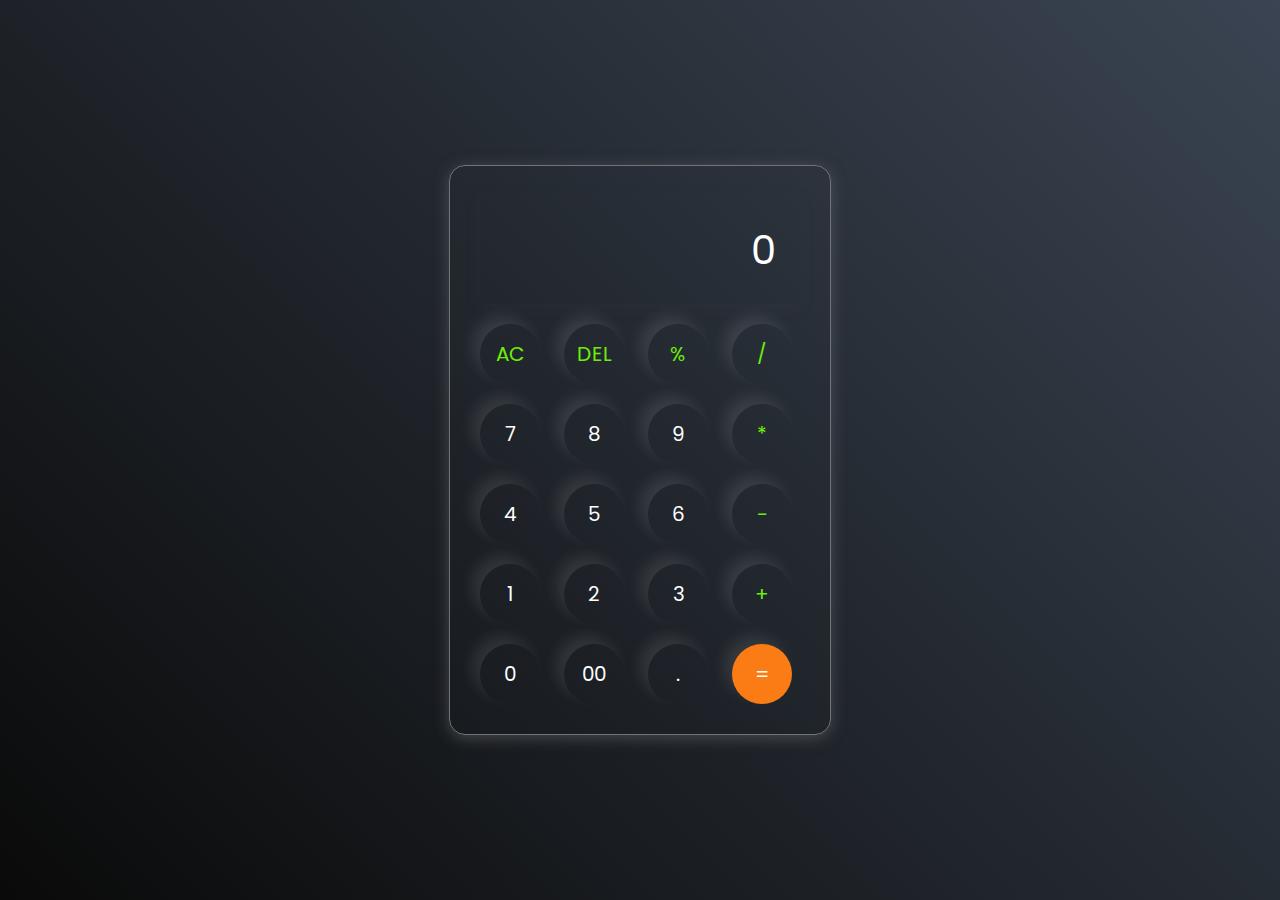
<file: Calculator/index.html>
<!DOCTYPE html>
<html lang="en">
  <head>
    <meta charset="UTF-8" />
    <meta name="viewport" content="width=device-width, initial-scale=1.0" />
    <title>Calculator</title>
    <link rel="stylesheet" href="./Styles.css" />
  </head>
  <body>
    <div class="container">
      <input type="text" placeholder="0" id="inputBox"/>

      <div class="button">
        <div>
          <button class="operator">AC</button>
          <button class="operator">DEL</button>
          <button class="operator">%</button>
          <button class="operator">/</button>
        </div>

        <div>
          <button>7</button>
          <button>8</button>
          <button>9</button>
          <button class="operator">*</button>
        </div>

        <div>
          <button>4</button>
          <button>5</button>
          <button>6</button>
          <button class="operator">-</button>
        </div>

        <div>
          <button>1</button>
          <button>2</button>
          <button>3</button>
          <button class="operator">+</button>
        </div>

        <div>
          <button>0</button>
          <button>00</button>
          <button>.</button>
          <button class="equalBtn">=</button>
        </div>
      </div>
    </div>
    <script src="./claculator.js"></script>
  </body>
</html>
</file>
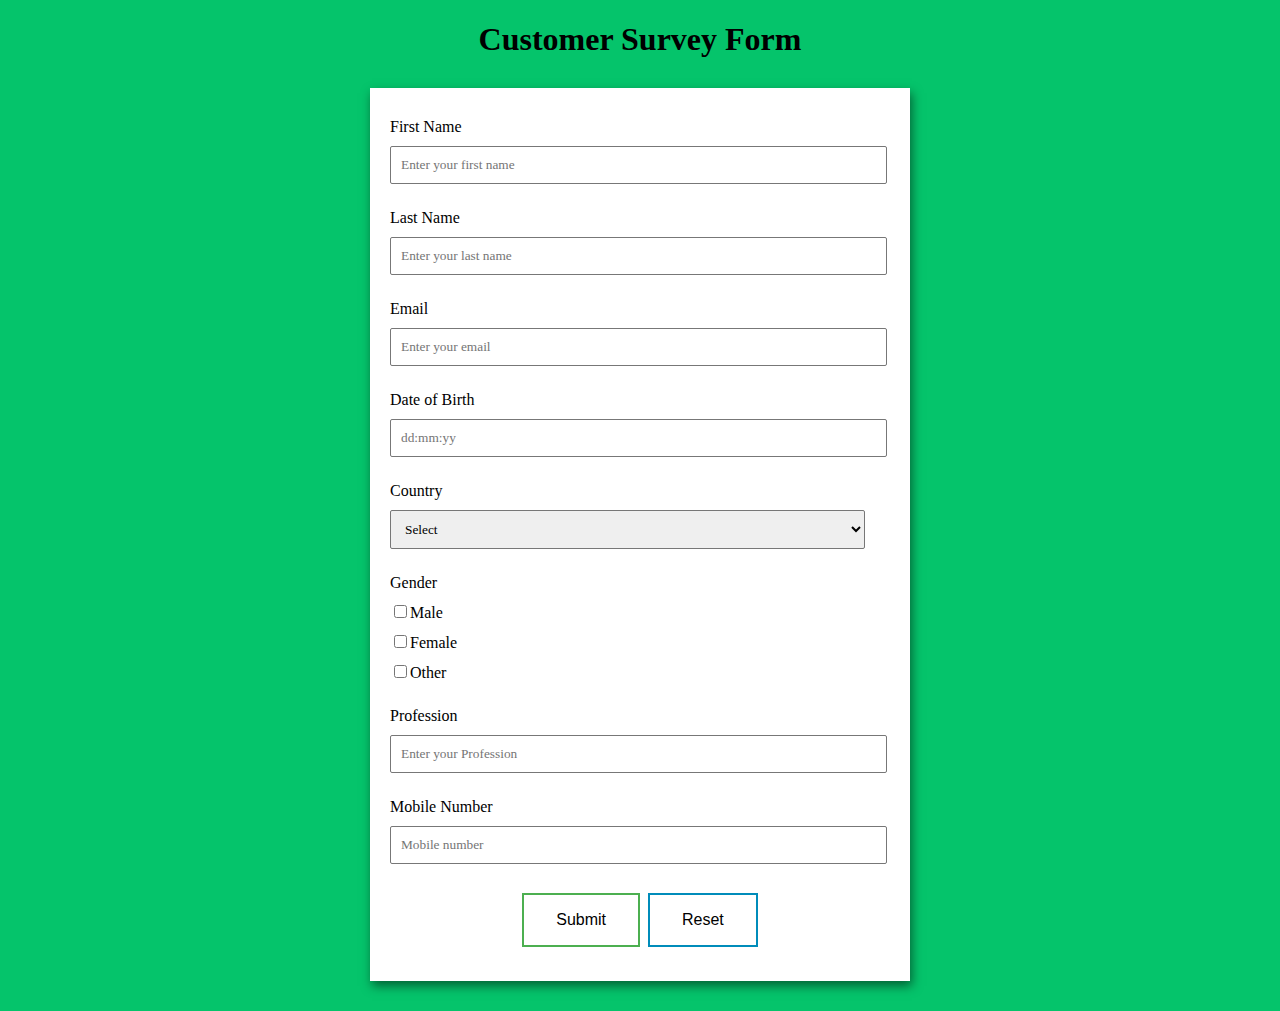
<file: Survey-Form/index.html>
<!DOCTYPE html>
<html lang="en">
<head>
	<meta charset="UTF-8">
	<meta http-equiv="X-UA-Compatible"
		content="IE=edge">
	<meta name="viewport"content="width=device-width, initial-scale=1.0">
    <link rel="stylesheet" href="style.css">
</head>

<body>
	<h1>Customer Survey Form</h1>

	<!-- Create Form -->
	<form name="myForm" action="/" onsubmit="return validateForm()" method="post">

		<!-- Details -->
		<div class="form-control">
			<label for="name" id="label-name">
				First Name
			</label>

			<!-- Input Type Text -->
			<input type="text"
				id="name"
                name="fname"
				placeholder="Enter your first name" required/>
		</div>

        <div class="form-control">
			<label for="name" id="label-name">
				Last Name
			</label>

			<!-- Input Type Text -->
			<input type="text"
				id="name"
                name="lastname"
				placeholder="Enter your last name" required/>
		</div>

		<div class="form-control">
			<label for="email" id="label-email">
				Email
			</label>

			<!-- Input Type Email-->
			<input type="email"
				id="email"
                name="email"
				placeholder="Enter your email" required/>
		</div>

		<div class="form-control">
			<label for="dob" id="label-age">
			Date of Birth
			</label>

			<!-- Input Type Text -->
			<input type="text"
				id="age"
                name="dob"
				placeholder="dd:mm:yy" required/>
		</div>

		<div class="form-control">
			<label for="role" id="label-role">
				Country
			</label>
			
			<!-- Dropdown options -->
			<select name="country" id="role" required>
                <option value="Select">Select</option>
                <option value="Afghanistan">Afghanistan</option>
                <option value="Åland Islands">Åland Islands</option>
                <option value="Albania">Albania</option>
                <option value="Algeria">Algeria</option>
                <option value="American Samoa">American Samoa</option>
                <option value="Andorra">Andorra</option>
                <option value="Angola">Angola</option>
                <option value="Anguilla">Anguilla</option>
                <option value="Antarctica">Antarctica</option>
                <option value="Antigua and Barbuda">Antigua and Barbuda</option>
                <option value="Argentina">Argentina</option>
                <option value="Armenia">Armenia</option>
                <option value="Aruba">Aruba</option>
                <option value="Australia">Australia</option>
                <option value="Austria">Austria</option>
                <option value="Azerbaijan">Azerbaijan</option>
                <option value="Bahamas">Bahamas</option>
                <option value="Bahrain">Bahrain</option>
                <option value="Bangladesh">Bangladesh</option>
                <option value="Barbados">Barbados</option>
                <option value="Belarus">Belarus</option>
                <option value="Belgium">Belgium</option>
                <option value="Belize">Belize</option>
                <option value="Benin">Benin</option>
                <option value="Bermuda">Bermuda</option>
                <option value="Bhutan">Bhutan</option>
                <option value="Bolivia">Bolivia</option>
                <option value="Bosnia and Herzegovina">Bosnia and Herzegovina</option>
                <option value="Botswana">Botswana</option>
                <option value="Bouvet Island">Bouvet Island</option>
                <option value="Brazil">Brazil</option>
                <option value="British Indian Ocean Territory">British Indian Ocean Territory</option>
                <option value="Brunei Darussalam">Brunei Darussalam</option>
                <option value="Bulgaria">Bulgaria</option>
                <option value="Burkina Faso">Burkina Faso</option>
                <option value="Burundi">Burundi</option>
                <option value="Cambodia">Cambodia</option>
                <option value="Cameroon">Cameroon</option>
                <option value="Canada">Canada</option>
                <option value="Cape Verde">Cape Verde</option>
                <option value="Cayman Islands">Cayman Islands</option>
                <option value="Central African Republic">Central African Republic</option>
                <option value="Chad">Chad</option>
                <option value="Chile">Chile</option>
                <option value="China">China</option>
                <option value="Christmas Island">Christmas Island</option>
                <option value="Cocos (Keeling) Islands">Cocos (Keeling) Islands</option>
                <option value="Colombia">Colombia</option>
                <option value="Comoros">Comoros</option>
                <option value="Congo">Congo</option>
                <option value="Congo, The Democratic Republic of The">Congo, The Democratic Republic of The</option>
                <option value="Cook Islands">Cook Islands</option>
                <option value="Costa Rica">Costa Rica</option>
                <option value="Cote D'ivoire">Cote D'ivoire</option>
                <option value="Croatia">Croatia</option>
                <option value="Cuba">Cuba</option>
                <option value="Cyprus">Cyprus</option>
                <option value="Czech Republic">Czech Republic</option>
                <option value="Denmark">Denmark</option>
                <option value="Djibouti">Djibouti</option>
                <option value="Dominica">Dominica</option>
                <option value="Dominican Republic">Dominican Republic</option>
                <option value="Ecuador">Ecuador</option>
                <option value="Egypt">Egypt</option>
                <option value="El Salvador">El Salvador</option>
                <option value="Equatorial Guinea">Equatorial Guinea</option>
                <option value="Eritrea">Eritrea</option>
                <option value="Estonia">Estonia</option>
                <option value="Ethiopia">Ethiopia</option>
                <option value="Falkland Islands (Malvinas)">Falkland Islands (Malvinas)</option>
                <option value="Faroe Islands">Faroe Islands</option>
                <option value="Fiji">Fiji</option>
                <option value="Finland">Finland</option>
                <option value="France">France</option>
                <option value="French Guiana">French Guiana</option>
                <option value="French Polynesia">French Polynesia</option>
                <option value="French Southern Territories">French Southern Territories</option>
                <option value="Gabon">Gabon</option>
                <option value="Gambia">Gambia</option>
                <option value="Georgia">Georgia</option>
                <option value="Germany">Germany</option>
                <option value="Ghana">Ghana</option>
                <option value="Gibraltar">Gibraltar</option>
                <option value="Greece">Greece</option>
                <option value="Greenland">Greenland</option>
                <option value="Grenada">Grenada</option>
                <option value="Guadeloupe">Guadeloupe</option>
                <option value="Guam">Guam</option>
                <option value="Guatemala">Guatemala</option>
                <option value="Guernsey">Guernsey</option>
                <option value="Guinea">Guinea</option>
                <option value="Guinea-bissau">Guinea-bissau</option>
                <option value="Guyana">Guyana</option>
                <option value="Haiti">Haiti</option>
                <option value="Heard Island and Mcdonald Islands">Heard Island and Mcdonald Islands</option>
                <option value="Holy See (Vatican City State)">Holy See (Vatican City State)</option>
                <option value="Honduras">Honduras</option>
                <option value="Hong Kong">Hong Kong</option>
                <option value="Hungary">Hungary</option>
                <option value="Iceland">Iceland</option>
                <option value="India">India</option>
                <option value="Indonesia">Indonesia</option>
                <option value="Iran, Islamic Republic of">Iran, Islamic Republic of</option>
                <option value="Iraq">Iraq</option>
                <option value="Ireland">Ireland</option>
                <option value="Isle of Man">Isle of Man</option>
                <option value="Israel">Israel</option>
                <option value="Italy">Italy</option>
                <option value="Jamaica">Jamaica</option>
                <option value="Japan">Japan</option>
                <option value="Jersey">Jersey</option>
                <option value="Jordan">Jordan</option>
                <option value="Kazakhstan">Kazakhstan</option>
                <option value="Kenya">Kenya</option>
                <option value="Kiribati">Kiribati</option>
                <option value="Korea, Democratic People's Republic of">Korea, Democratic People's Republic of</option>
                <option value="Korea, Republic of">Korea, Republic of</option>
                <option value="Kuwait">Kuwait</option>
                <option value="Kyrgyzstan">Kyrgyzstan</option>
                <option value="Lao People's Democratic Republic">Lao People's Democratic Republic</option>
                <option value="Latvia">Latvia</option>
                <option value="Lebanon">Lebanon</option>
                <option value="Lesotho">Lesotho</option>
                <option value="Liberia">Liberia</option>
                <option value="Libyan Arab Jamahiriya">Libyan Arab Jamahiriya</option>
                <option value="Liechtenstein">Liechtenstein</option>
                <option value="Lithuania">Lithuania</option>
                <option value="Luxembourg">Luxembourg</option>
                <option value="Macao">Macao</option>
                <option value="Macedonia, The Former Yugoslav Republic of">Macedonia, The Former Yugoslav Republic of</option>
                <option value="Madagascar">Madagascar</option>
                <option value="Malawi">Malawi</option>
                <option value="Malaysia">Malaysia</option>
                <option value="Maldives">Maldives</option>
                <option value="Mali">Mali</option>
                <option value="Malta">Malta</option>
                <option value="Marshall Islands">Marshall Islands</option>
                <option value="Martinique">Martinique</option>
                <option value="Mauritania">Mauritania</option>
                <option value="Mauritius">Mauritius</option>
                <option value="Mayotte">Mayotte</option>
                <option value="Mexico">Mexico</option>
                <option value="Micronesia, Federated States of">Micronesia, Federated States of</option>
                <option value="Moldova, Republic of">Moldova, Republic of</option>
                <option value="Monaco">Monaco</option>
                <option value="Mongolia">Mongolia</option>
                <option value="Montenegro">Montenegro</option>
                <option value="Montserrat">Montserrat</option>
                <option value="Morocco">Morocco</option>
                <option value="Mozambique">Mozambique</option>
                <option value="Myanmar">Myanmar</option>
                <option value="Namibia">Namibia</option>
                <option value="Nauru">Nauru</option>
                <option value="Nepal">Nepal</option>
                <option value="Netherlands">Netherlands</option>
                <option value="Netherlands Antilles">Netherlands Antilles</option>
                <option value="New Caledonia">New Caledonia</option>
                <option value="New Zealand">New Zealand</option>
                <option value="Nicaragua">Nicaragua</option>
                <option value="Niger">Niger</option>
                <option value="Nigeria">Nigeria</option>
                <option value="Niue">Niue</option>
                <option value="Norfolk Island">Norfolk Island</option>
                <option value="Northern Mariana Islands">Northern Mariana Islands</option>
                <option value="Norway">Norway</option>
                <option value="Oman">Oman</option>
                <option value="Pakistan">Pakistan</option>
                <option value="Palau">Palau</option>
                <option value="Palestinian Territory, Occupied">Palestinian Territory, Occupied</option>
                <option value="Panama">Panama</option>
                <option value="Papua New Guinea">Papua New Guinea</option>
                <option value="Paraguay">Paraguay</option>
                <option value="Peru">Peru</option>
                <option value="Philippines">Philippines</option>
                <option value="Pitcairn">Pitcairn</option>
                <option value="Poland">Poland</option>
                <option value="Portugal">Portugal</option>
                <option value="Puerto Rico">Puerto Rico</option>
                <option value="Qatar">Qatar</option>
                <option value="Reunion">Reunion</option>
                <option value="Romania">Romania</option>
                <option value="Russian Federation">Russian Federation</option>
                <option value="Rwanda">Rwanda</option>
                <option value="Saint Helena">Saint Helena</option>
                <option value="Saint Kitts and Nevis">Saint Kitts and Nevis</option>
                <option value="Saint Lucia">Saint Lucia</option>
                <option value="Saint Pierre and Miquelon">Saint Pierre and Miquelon</option>
                <option value="Saint Vincent and The Grenadines">Saint Vincent and The Grenadines</option>
                <option value="Samoa">Samoa</option>
                <option value="San Marino">San Marino</option>
                <option value="Sao Tome and Principe">Sao Tome and Principe</option>
                <option value="Saudi Arabia">Saudi Arabia</option>
                <option value="Senegal">Senegal</option>
                <option value="Serbia">Serbia</option>
                <option value="Seychelles">Seychelles</option>
                <option value="Sierra Leone">Sierra Leone</option>
                <option value="Singapore">Singapore</option>
                <option value="Slovakia">Slovakia</option>
                <option value="Slovenia">Slovenia</option>
                <option value="Solomon Islands">Solomon Islands</option>
                <option value="Somalia">Somalia</option>
                <option value="South Africa">South Africa</option>
                <option value="South Georgia and The South Sandwich Islands">South Georgia and The South Sandwich Islands</option>
                <option value="Spain">Spain</option>
                <option value="Sri Lanka">Sri Lanka</option>
                <option value="Sudan">Sudan</option>
                <option value="Suriname">Suriname</option>
                <option value="Svalbard and Jan Mayen">Svalbard and Jan Mayen</option>
                <option value="Swaziland">Swaziland</option>
                <option value="Sweden">Sweden</option>
                <option value="Switzerland">Switzerland</option>
                <option value="Syrian Arab Republic">Syrian Arab Republic</option>
                <option value="Taiwan">Taiwan</option>
                <option value="Tajikistan">Tajikistan</option>
                <option value="Tanzania, United Republic of">Tanzania, United Republic of</option>
                <option value="Thailand">Thailand</option>
                <option value="Timor-leste">Timor-leste</option>
                <option value="Togo">Togo</option>
                <option value="Tokelau">Tokelau</option>
                <option value="Tonga">Tonga</option>
                <option value="Trinidad and Tobago">Trinidad and Tobago</option>
                <option value="Tunisia">Tunisia</option>
                <option value="Turkey">Turkey</option>
                <option value="Turkmenistan">Turkmenistan</option>
                <option value="Turks and Caicos Islands">Turks and Caicos Islands</option>
                <option value="Tuvalu">Tuvalu</option>
                <option value="Uganda">Uganda</option>
                <option value="Ukraine">Ukraine</option>
                <option value="United Arab Emirates">United Arab Emirates</option>
                <option value="United Kingdom">United Kingdom</option>
                <option value="United States">United States</option>
                <option value="United States Minor Outlying Islands">United States Minor Outlying Islands</option>
                <option value="Uruguay">Uruguay</option>
                <option value="Uzbekistan">Uzbekistan</option>
                <option value="Vanuatu">Vanuatu</option>
                <option value="Venezuela">Venezuela</option>
                <option value="Viet Nam">Viet Nam</option>
                <option value="Virgin Islands, British">Virgin Islands, British</option>
                <option value="Virgin Islands, U.S.">Virgin Islands, U.S.</option>
                <option value="Wallis and Futuna">Wallis and Futuna</option>
                <option value="Western Sahara">Western Sahara</option>
                <option value="Yemen">Yemen</option>
                <option value="Zambia">Zambia</option>
                <option value="Zimbabwe">Zimbabwe</option>
			</select>
		</div>

		<div class="form-control" required>
			<label>
				Gender
			</label>

			<!-- Input Type Radio Button -->
			<label for="recommed-1">
				<input type="checkbox"
					id="recommed-1"
					name="recommed">Male</input>
			</label>
			<label for="recommed-2">
				<input type="checkbox"
					id="recommed-2"
					name="recommed">Female</input>
			</label>
			<label for="recommed-3">
				<input type="checkbox"
					id="recommed-3"
					name="recommed">Other</input>
			</label>
		</div>

		<div class="form-control">
			<label for="profession">
				Profession
			</label>

			<!-- multi-line text input control -->
			<input name="profeesion" id="profession"
				placeholder="Enter your Profession" required>
			</input>
		</div>
        <div class="form-control">
			<label for="mobileno">
				Mobile Number
			</label>

			<!-- multi-line text input control -->
			<input name="mobileno" id="Mobile Number"
				placeholder="Mobile number" required>
			</input>
		</div>

		<!-- Multi-line Text Input Control -->
		<button type="submit" value="submit" class="button btn1">
			Submit
		</button>
        <button type="reset" value="Reset" class="button btn2">
			Reset
		</button>
	</form>
    <script src="validation.js"></script>
</body>
</html>
</file>
<file: Calculator/Styles.css>
@import url('https://fonts.googleapis.com/css2?family=Fira+Sans&family=Poppins:wght@500&family=Work+Sans:wght@300&display=swap');
*{
    margin: 0;
    padding: 0;
    box-sizing: border-box;
    font-family: 'Poppins', sans-serif;
}

body{
    width: 100%;
    height: 100vh;
    display: flex;
    justify-content: center;
    align-items: center;
    background: linear-gradient(45deg,#0a0a0a,#3a4452);
}

.container{
    border: 1px  solid #717377;
    padding: 20px;
    border-radius:16px;
    background:transparent;
    box-shadow: 0px 3px 15px rgba(113,115, 119, 0.5);
}

input{
    width: 320px;
    border: none;
    padding: 24px;
    margin: 10px;
    background: transparent;
    box-shadow: 0px 3px 15px rgba(84, 84, 84, 0.1);
    font-size: 40px;
    text-align: right;
    cursor: pointer;
    color: #ffffff;
}

input::placeholder{
    color: #ffffff;
}

button{
    border: none;
    width: 60px;
    height: 60px;
    margin: 10px;
    border-radius: 50%;
    background: transparent;
    color: #ffffff;
    cursor: pointer;
    font-size: 20px;
    box-shadow: -8px -8px 15px rgba(255, 255, 255, 0.1);
}

.equalBtn{
    background-color: #fb7c14;
}

.operator{
    color: #6dee0a;
}
</file>
<file: Survey-Form/style.css>
/* Styling the Body element i.e. Color, 
		Font, Alignment */
body {
  background-color: #05c46b;
  font-family: Verdana;
  text-align: center;
}

/* Styling the Form (Color, Padding, Shadow) */
form {
  background-color: #fff;
  max-width: 500px;
  margin: 30px auto;
  padding: 30px 20px;
  box-shadow: 2px 5px 10px rgba(0, 0, 0, 0.5);
}

/* Styling form-control Class */
.form-control {
  text-align: left;
  margin-bottom: 25px;
}

/* Styling form-control Label */
.form-control label {
  display: block;
  margin-bottom: 10px;
}

/* Styling form-control input, 
		select, textarea */
.form-control input,
.form-control select{
  border: 1px solid #777;
  border-radius: 2px;
  font-family: inherit;
  padding: 10px;
  display: block;
  width: 95%;
}

/* Styling form-control Radio 
		button and Checkbox */
.form-control input[type="checkbox"] {
  display: inline-block;
  width: auto;
}

/* Styling Button */
button {
  border: none;
  color: white;
  padding: 16px 32px;
  text-align: center;
  text-decoration: none;
  display: inline-block;
  font-size: 16px;
  margin: 4px 2px;
  transition-duration: 0.4s;
  cursor: pointer;
}

.btn1{
    background-color: #fff;
    color: black;
    border: 2px solid #4CAF50;
}

.btn1:hover{
    background-color: #4CAF50;
    color: white;
}

.btn2{
    background-color: white; 
    color: black; 
    border: 2px solid #008CBA;
}

.btn2:hover{
    background-color: #008CBA;
  color: white;
}
</file>
